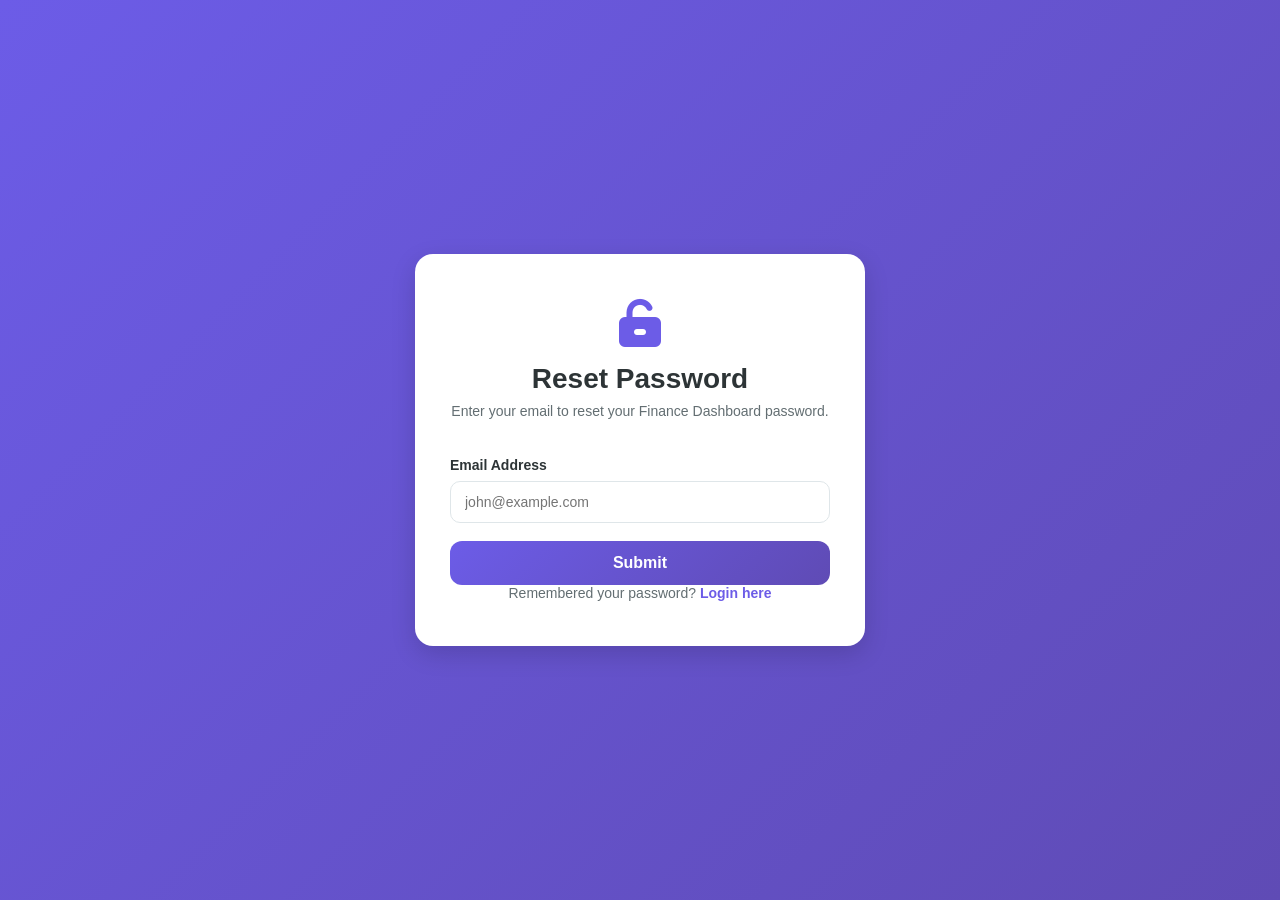
<file: forgot-password.html>
<!DOCTYPE html>
<html lang="en">
<head>
    <meta charset="UTF-8">
    <meta name="viewport" content="width=device-width, initial-scale=1.0">
    <title>Forgot Password - Finance Dashboard</title>
    <link rel="stylesheet" href="auth.css">
    <link rel="stylesheet" href="https://cdnjs.cloudflare.com/ajax/libs/font-awesome/6.4.0/css/all.min.css">
    <link rel="manifest" href="manifest.json">
    <meta name="theme-color" content="#6C5CE7">
    <meta name="apple-mobile-web-app-capable" content="yes">
    <meta name="apple-mobile-web-app-status-bar-style" content="black-translucent">
</head>
<body>
    <div class="auth-page">
        <div class="auth-card">
            <div class="auth-header">
                <i class="fas fa-unlock-alt"></i>
                <h1>Reset Password</h1>
                <p>Enter your email to reset your Finance Dashboard password.</p>
            </div>

            <div id="alertBox" class="alert"></div>

            <form id="emailForm">
                <div class="form-group">
                    <label for="email">Email Address</label>
                    <input type="email" id="email" name="email" placeholder="john@example.com" required>
                    <div class="error-message" id="emailError"></div>
                </div>
                <button type="submit">Submit</button>
            </form>

            <div id="resetSection" class="password-requirements hidden" style="margin-top: 24px;">
                <form id="resetForm">
                    <div class="form-group">
                        <label for="resetPassword">New Password</label>
                        <div class="password-toggle">
                            <input type="password" id="resetPassword" name="resetPassword" placeholder="Enter a new password" required>
                            <button type="button" id="resetPasswordToggle" class="password-toggle-btn"><i class="fas fa-eye"></i></button>
                        </div>
                        <div class="error-message" id="resetPasswordError"></div>
                    </div>
                    <div class="form-group">
                        <label for="resetConfirmPassword">Confirm Password</label>
                        <div class="password-toggle">
                            <input type="password" id="resetConfirmPassword" name="resetConfirmPassword" placeholder="Confirm your new password" required>
                            <button type="button" id="resetConfirmPasswordToggle" class="password-toggle-btn"><i class="fas fa-eye"></i></button>
                        </div>
                        <div class="error-message" id="resetConfirmPasswordError"></div>
                    </div>
                    <div class="password-requirements" id="passwordRequirements">
                        <div class="requirement" id="reqLength"><i class="fas fa-times-circle"></i> At least 8 characters</div>
                        <div class="requirement" id="reqUppercase"><i class="fas fa-times-circle"></i> Uppercase letter</div>
                        <div class="requirement" id="reqNumber"><i class="fas fa-times-circle"></i> Number</div>
                        <div class="requirement" id="reqSpecial"><i class="fas fa-times-circle"></i> Special character</div>
                    </div>
                    <button id="resetPasswordBtn" type="submit">Reset Password</button>
                </form>
            </div>

            <div class="auth-footer">
                Remembered your password? <a href="login.html">Login here</a>
            </div>
        </div>
    </div>
    <script src="app.js" defer></script>
    <script src="auth.js" defer></script>
</body>
</html>
</file>
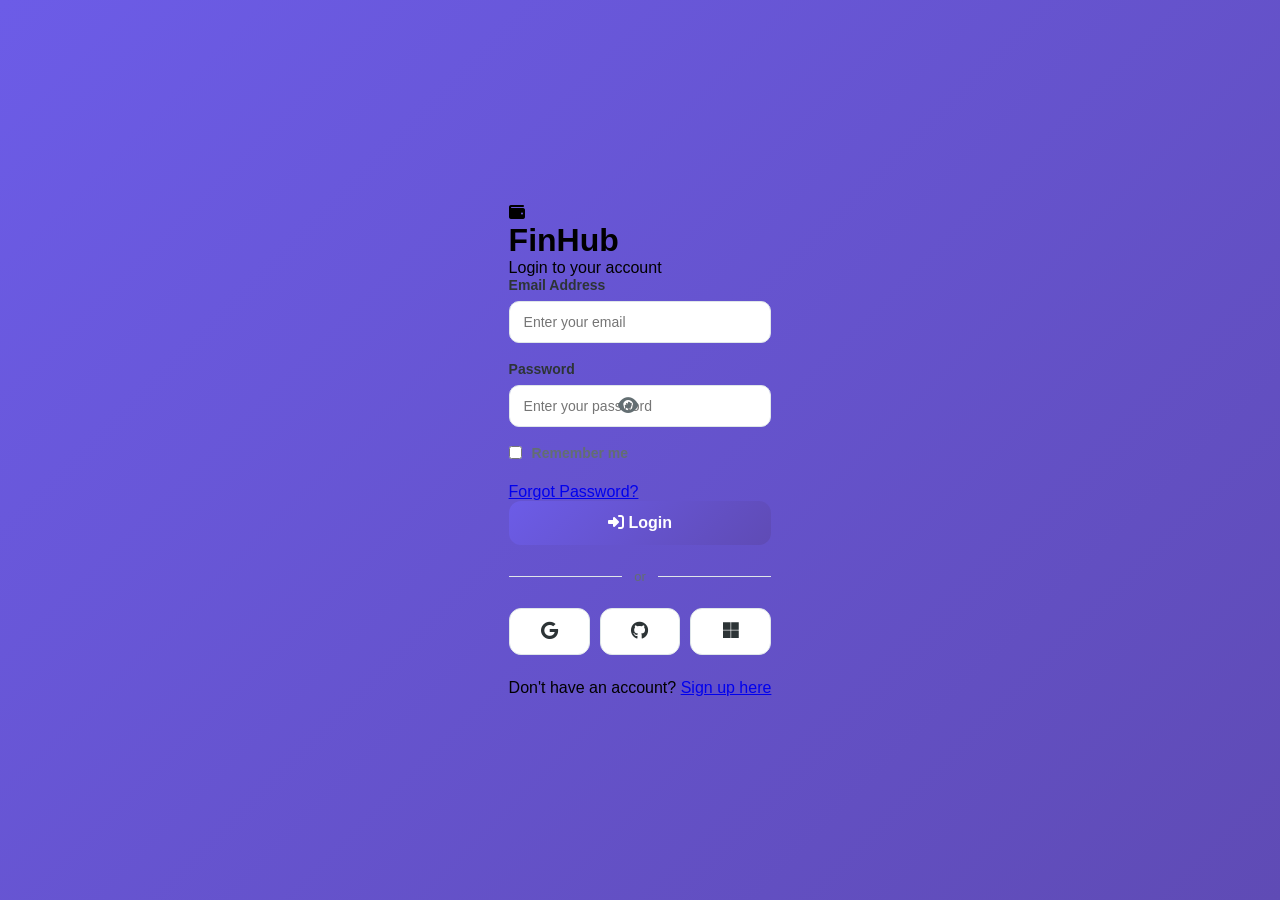
<file: login.html>
<!DOCTYPE html>
<html lang="en">
<head>
    <meta charset="UTF-8">
    <meta name="viewport" content="width=device-width, initial-scale=1.0">
    <title>Login - Finance Dashboard</title>
    <link rel="stylesheet" href="auth.css">
    <link rel="stylesheet" href="https://cdnjs.cloudflare.com/ajax/libs/font-awesome/6.4.0/css/all.min.css">
    <link rel="manifest" href="manifest.json">
    <meta name="theme-color" content="#6C5CE7">
    <meta name="apple-mobile-web-app-capable" content="yes">
    <meta name="apple-mobile-web-app-status-bar-style" content="black-translucent">
</head>
<body>
    <div class="login-container">
        <div class="login-header">
            <i class="fas fa-wallet"></i>
            <h1>FinHub</h1>
            <p>Login to your account</p>
        </div>

        <div id="alertBox" class="alert"></div>

        <form id="loginForm">
            <div class="form-group">
                <label for="email">Email Address</label>
                <input type="email" id="email" name="email" placeholder="Enter your email" required>
                <div class="error-message" id="emailError"></div>
            </div>

            <div class="form-group">
                <label for="password">Password</label>
                <div class="password-toggle">
                    <input type="password" id="password" name="password" placeholder="Enter your password" required>
                    <button type="button" class="password-toggle-btn" id="passwordToggle">
                        <i class="fas fa-eye"></i>
                    </button>
                </div>
                <div class="error-message" id="passwordError"></div>
            </div>

            <div class="remember-forgot">
                <label class="checkbox">
                    <input type="checkbox" id="remember" name="remember">
                    <span>Remember me</span>
                </label>
                <a href="forgot-password.html" class="forgot-link">Forgot Password?</a>
            </div>

            <button type="submit" class="login-btn" id="loginBtn">
                <i class="fas fa-sign-in-alt"></i> Login
            </button>
        </form>

        <div class="divider">or</div>

        <div class="social-login">
            <button type="button" class="social-btn" title="Google">
                <i class="fab fa-google"></i>
            </button>
            <button type="button" class="social-btn" title="GitHub">
                <i class="fab fa-github"></i>
            </button>
            <button type="button" class="social-btn" title="Microsoft">
                <i class="fab fa-microsoft"></i>
            </button>
        </div>

        <div class="signup-link">
            Don't have an account? <a href="register.html">Sign up here</a>
        </div>
    </div>

    <script src="app.js" defer></script>
    <script src="auth.js" defer></script>
</body>
</html>
</file>
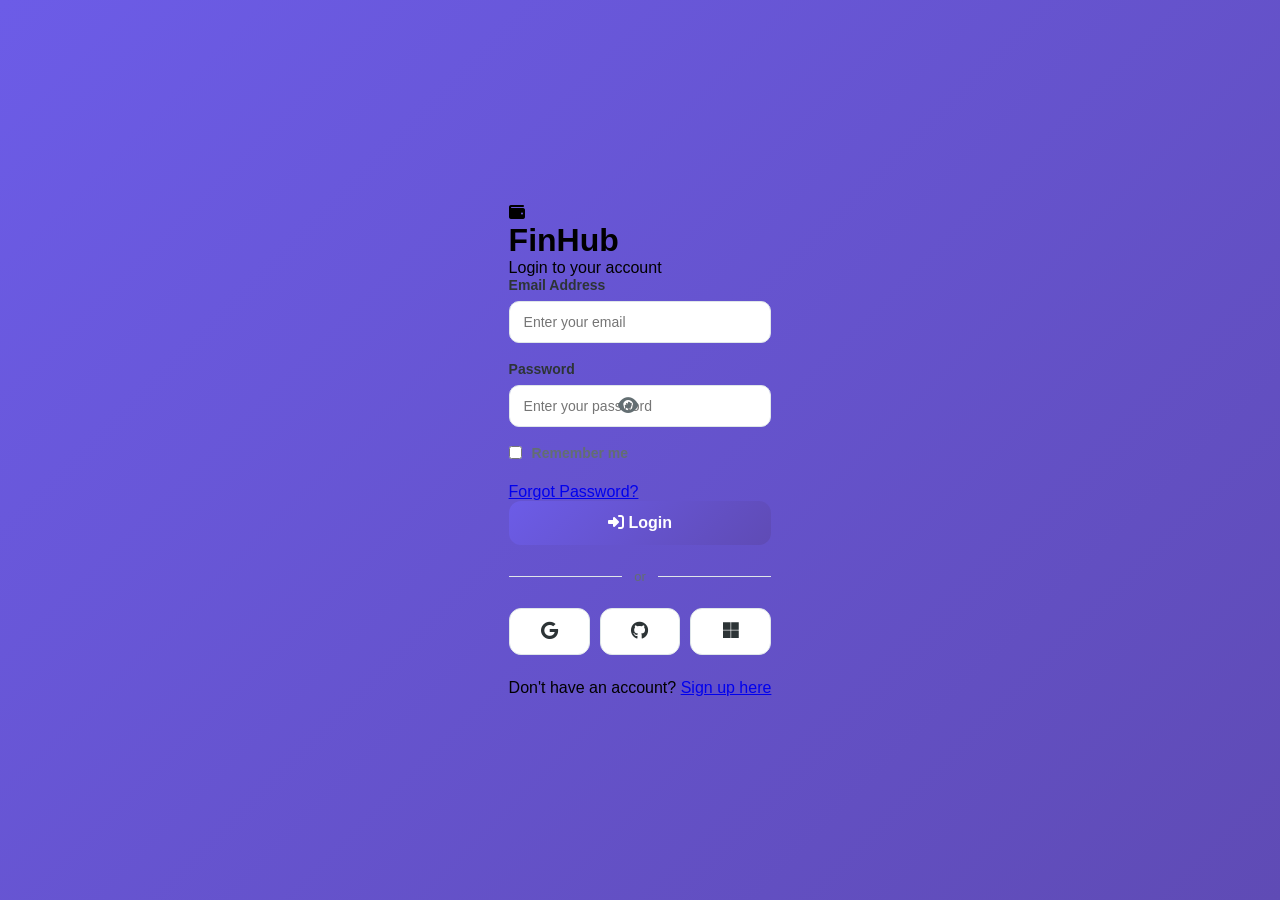
<file: profile.html>
<!DOCTYPE html>
<html lang="en">
<head>
    <meta charset="UTF-8">
    <meta name="viewport" content="width=device-width, initial-scale=1.0">
    <title>Profile - FinHub</title>
    <link rel="stylesheet" href="style.css">
    <link rel="stylesheet" href="https://cdnjs.cloudflare.com/ajax/libs/font-awesome/6.4.0/css/all.min.css">
    <link rel="manifest" href="manifest.json">
    <meta name="theme-color" content="#6C5CE7">
    <meta name="apple-mobile-web-app-capable" content="yes">
    <meta name="apple-mobile-web-app-status-bar-style" content="black-translucent">
</head>
<body>
    <div class="sidebar">
        <div class="sidebar-header">
            <i class="fas fa-wallet"></i>
            <h2>FinHub</h2>
        </div>
        <nav class="sidebar-nav">
            <a href="index.html" class="nav-item">
                <i class="fas fa-home"></i>
                <span>Dashboard</span>
            </a>
            <a href="profile.html" class="nav-item active">
                <i class="fas fa-user"></i>
                <span>Profile</span>
            </a>
            <a href="settings.html" class="nav-item">
                <i class="fas fa-cog"></i>
                <span>Settings</span>
            </a>
        </nav>
    </div>

    <div class="main-content">
        <header class="header">
            <div class="header-left">
                <h1>Your Profile</h1>
                <p>Manage your account details and preferences.</p>
            </div>
        </header>
        <section class="summary-cards">
            <div class="card card-primary">
                <div class="card-header">
                    <h3>Account Name</h3>
                </div>
                <div class="card-body">
                    <h2 id="profileName">Loading...</h2>
                    <p class="card-change positive"><i class="fas fa-check-circle"></i> Profile is up to date</p>
                </div>
            </div>

            <div class="card card-success">
                <div class="card-header">
                    <h3>Email</h3>
                </div>
                <div class="card-body">
                    <h2 id="profileEmail">Loading...</h2>
                    <p class="card-change positive"><i class="fas fa-envelope"></i> Verified</p>
                </div>
            </div>
        </section>

        <section class="charts-section">
            <div class="chart-container">
                <div class="chart-header">
                    <h3>Profile Summary</h3>
                </div>
                <div class="chart-body" style="height: 220px; display:flex; align-items:center; justify-content:center; font-size:16px; color:var(--gray-color);">
                    Your FinHub profile is active. Use Settings to update your password or preferences.
                </div>
            </div>
        </section>
    </div>

    <script src="app.js" defer></script>
    <script src="dashboard.js" defer></script>
    <script>
        document.addEventListener('DOMContentLoaded', () => {
            const user = App.getCurrentUser();
            if (user) {
                document.getElementById('profileName').textContent = user.name;
                document.getElementById('profileEmail').textContent = user.email;
            }
        });
    </script>
</body>
</html>
</file>
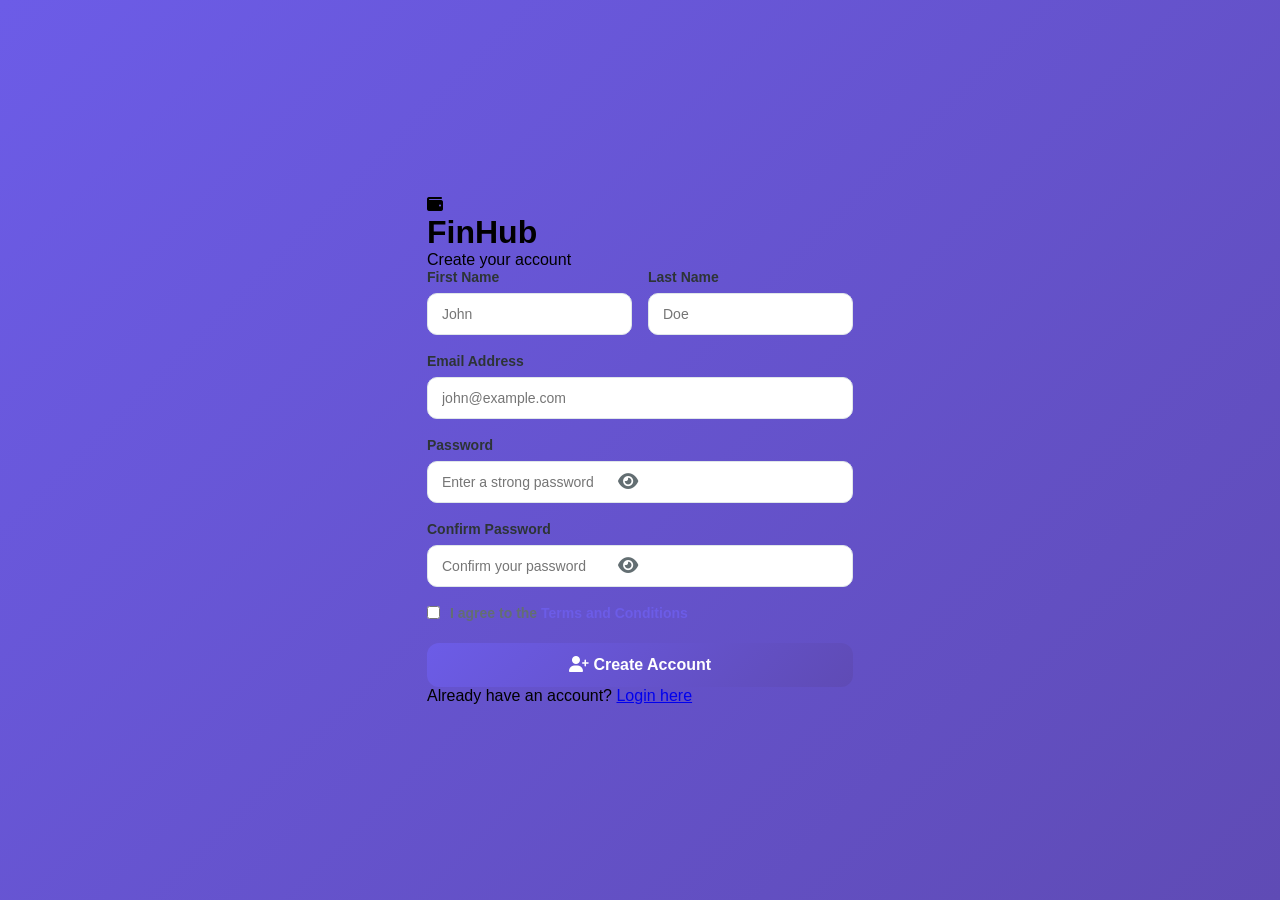
<file: register.html>
<!DOCTYPE html>
<html lang="en">
<head>
    <meta charset="UTF-8">
    <meta name="viewport" content="width=device-width, initial-scale=1.0">
    <title>Register - Finance Dashboard</title>
    <link rel="stylesheet" href="auth.css">
    <link rel="stylesheet" href="https://cdnjs.cloudflare.com/ajax/libs/font-awesome/6.4.0/css/all.min.css">
    <link rel="manifest" href="manifest.json">
    <meta name="theme-color" content="#6C5CE7">
    <meta name="apple-mobile-web-app-capable" content="yes">
    <meta name="apple-mobile-web-app-status-bar-style" content="black-translucent">
</head>
<body>
    <div class="register-container">
        <div class="register-header">
            <i class="fas fa-wallet"></i>
            <h1>FinHub</h1>
            <p>Create your account</p>
        </div>

        <div id="alertBox" class="alert"></div>

        <form id="registerForm">
            <div class="form-row">
                <div class="form-group">
                    <label for="firstName">First Name</label>
                    <input type="text" id="firstName" name="firstName" placeholder="John" required>
                    <div class="error-message" id="firstNameError"></div>
                </div>

                <div class="form-group">
                    <label for="lastName">Last Name</label>
                    <input type="text" id="lastName" name="lastName" placeholder="Doe" required>
                    <div class="error-message" id="lastNameError"></div>
                </div>
            </div>

            <div class="form-group">
                <label for="email">Email Address</label>
                <input type="email" id="email" name="email" placeholder="john@example.com" required>
                <div class="error-message" id="emailError"></div>
            </div>

            <div class="form-group">
                <label for="password">Password</label>
                <div class="password-toggle">
                    <input type="password" id="password" name="password" placeholder="Enter a strong password" required>
                    <button type="button" class="password-toggle-btn" id="passwordToggle">
                        <i class="fas fa-eye"></i>
                    </button>
                </div>
                <div class="password-requirements" id="passwordRequirements">
                    <div class="requirement" id="reqLength">
                        <i class="fas fa-times"></i> At least 8 characters
                    </div>
                    <div class="requirement" id="reqUppercase">
                        <i class="fas fa-times"></i> Uppercase letter
                    </div>
                    <div class="requirement" id="reqNumber">
                        <i class="fas fa-times"></i> Number
                    </div>
                    <div class="requirement" id="reqSpecial">
                        <i class="fas fa-times"></i> Special character (!@#$%^&*)
                    </div>
                </div>
                <div class="error-message" id="passwordError"></div>
            </div>

            <div class="form-group">
                <label for="confirmPassword">Confirm Password</label>
                <div class="password-toggle">
                    <input type="password" id="confirmPassword" name="confirmPassword" placeholder="Confirm your password" required>
                    <button type="button" class="password-toggle-btn" id="confirmPasswordToggle">
                        <i class="fas fa-eye"></i>
                    </button>
                </div>
                <div class="error-message" id="confirmPasswordError"></div>
            </div>

            <label class="checkbox">
                <input type="checkbox" id="terms" name="terms" required>
                <span>I agree to the <a href="terms.html" style="color: var(--primary-color); text-decoration: none;">Terms and Conditions</a></span>
            </label>

            <button type="submit" class="register-btn" id="registerBtn">
                <i class="fas fa-user-plus"></i> Create Account
            </button>
        </form>

        <div class="login-link">
            Already have an account? <a href="login.html">Login here</a>
        </div>
    </div>

    <script src="app.js" defer></script>
    <script src="auth.js" defer></script>
</body>
</html>
</file>
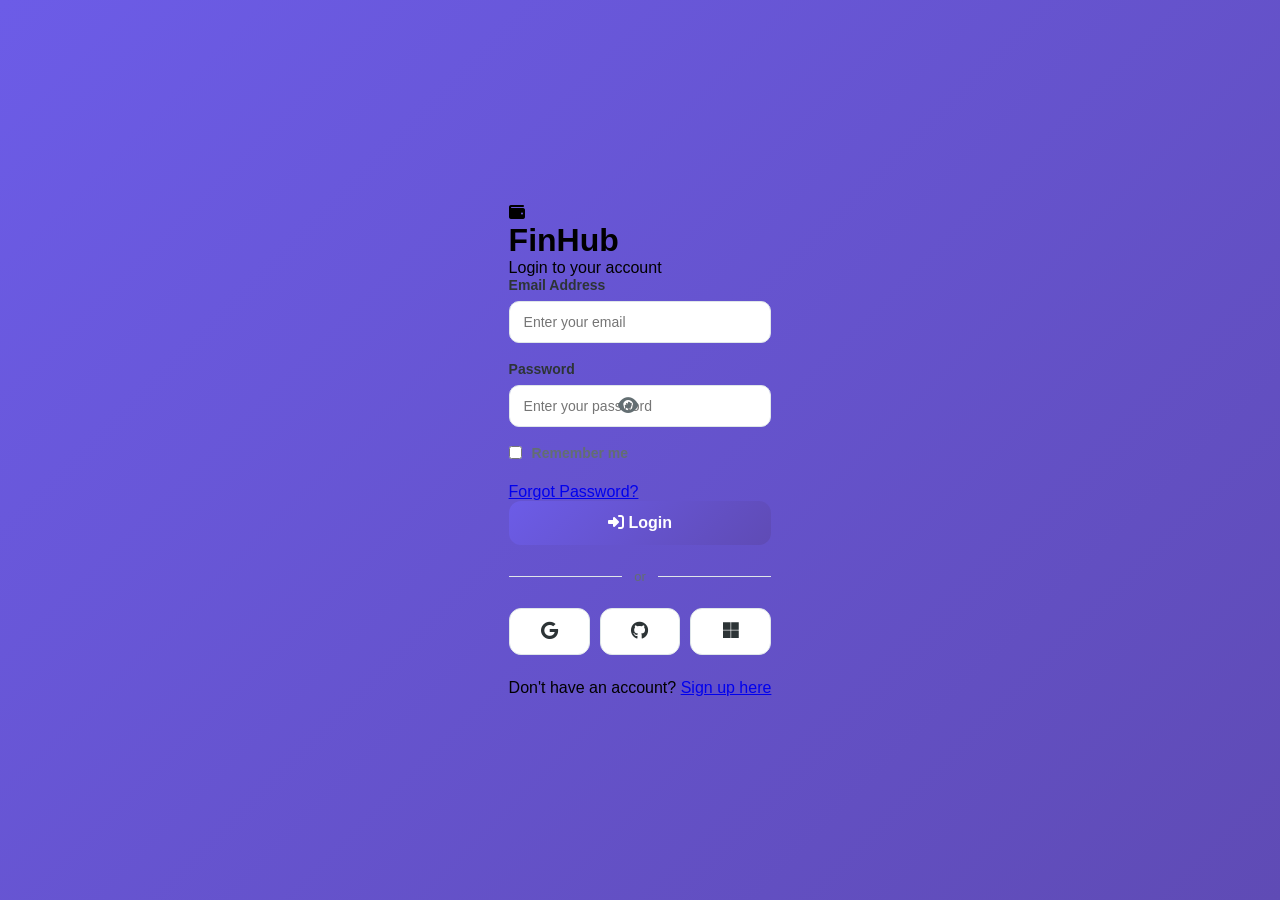
<file: settings.html>
<!DOCTYPE html>
<html lang="en">
<head>
    <meta charset="UTF-8">
    <meta name="viewport" content="width=device-width, initial-scale=1.0">
    <title>Settings - FinHub</title>
    <link rel="stylesheet" href="style.css">
    <link rel="stylesheet" href="https://cdnjs.cloudflare.com/ajax/libs/font-awesome/6.4.0/css/all.min.css">
    <link rel="manifest" href="manifest.json">
    <meta name="theme-color" content="#6C5CE7">
    <meta name="apple-mobile-web-app-capable" content="yes">
    <meta name="apple-mobile-web-app-status-bar-style" content="black-translucent">
</head>
<body>
    <div class="sidebar">
        <div class="sidebar-header">
            <i class="fas fa-wallet"></i>
            <h2>FinHub</h2>
        </div>
        <nav class="sidebar-nav">
            <a href="index.html" class="nav-item">
                <i class="fas fa-home"></i>
                <span>Dashboard</span>
            </a>
            <a href="profile.html" class="nav-item">
                <i class="fas fa-user"></i>
                <span>Profile</span>
            </a>
            <a href="#" class="nav-item active">
                <i class="fas fa-cog"></i>
                <span>Settings</span>
            </a>
        </nav>
    </div>

    <div class="main-content">
        <header class="header">
            <div class="header-left">
                <h1>App Settings</h1>
                <p>Update your password, notifications, and privacy settings.</p>
            </div>
        </header>

        <section class="summary-cards">
            <div class="card card-warning">
                <div class="card-header">
                    <h3>Password Security</h3>
                </div>
                <div class="card-body">
                    <h2>Strong</h2>
                    <p class="card-change positive"><i class="fas fa-lock"></i> Secure account protection</p>
                </div>
            </div>
            <div class="card card-info">
                <div class="card-header">
                    <h3>Notifications</h3>
                </div>
                <div class="card-body">
                    <h2>Enabled</h2>
                    <p class="card-change positive"><i class="fas fa-bell"></i> Alerts are active</p>
                </div>
            </div>
        </section>

        <section class="charts-section">
            <div class="chart-container">
                <div class="chart-header">
                    <h3>App Preferences</h3>
                </div>
                <div class="chart-body" style="height: 220px; display:flex; align-items:center; justify-content:center; font-size:16px; color:var(--gray-color);">
                    Coming soon: customize notifications, security and mobile app behavior.
                </div>
            </div>
        </section>
    </div>

    <script src="app.js" defer></script>
    <script src="dashboard.js" defer></script>
</body>
</html>
</file>
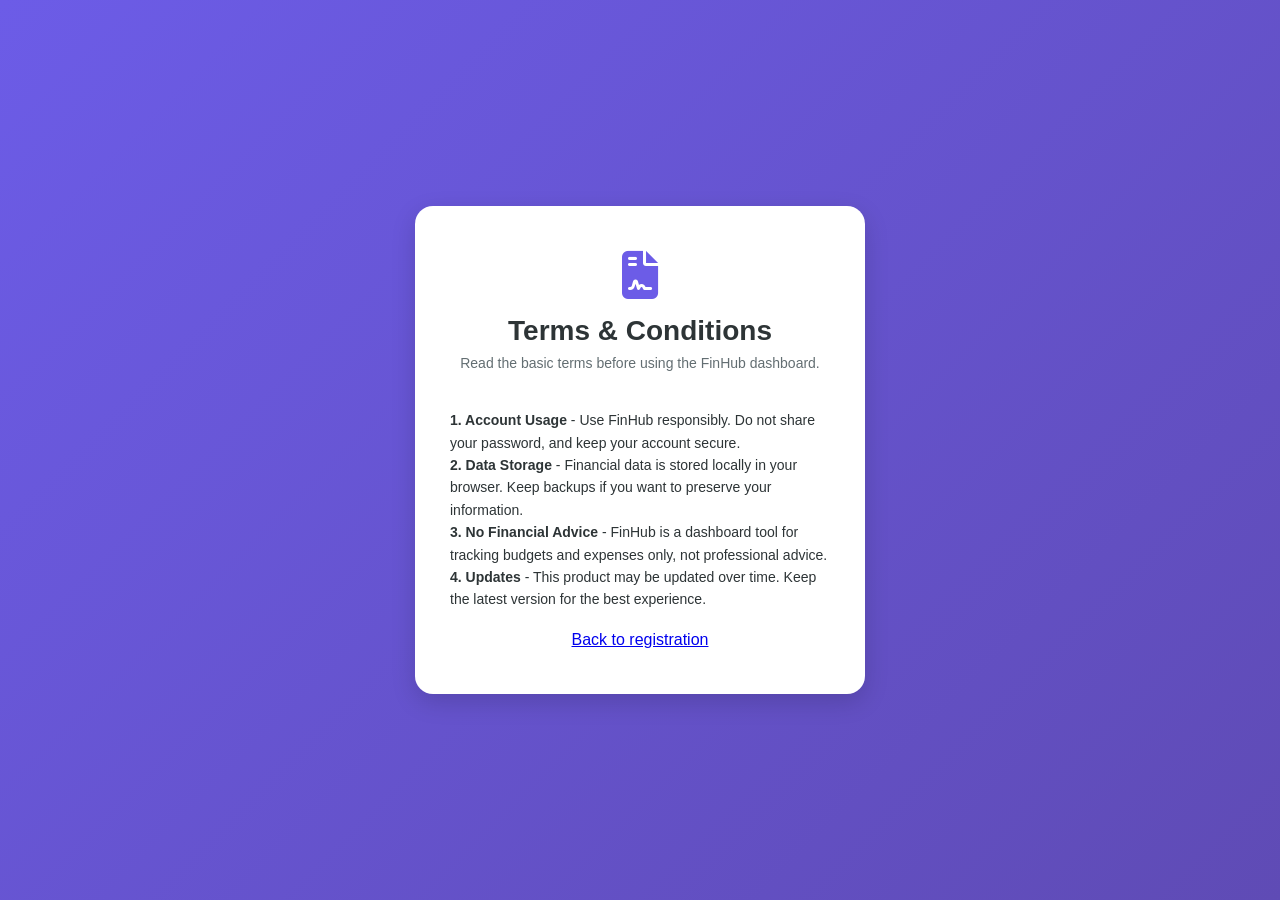
<file: terms.html>
<!DOCTYPE html>
<html lang="en">
<head>
    <meta charset="UTF-8">
    <meta name="viewport" content="width=device-width, initial-scale=1.0">
    <title>Terms and Conditions - FinHub</title>
    <link rel="stylesheet" href="auth.css">
    <link rel="stylesheet" href="https://cdnjs.cloudflare.com/ajax/libs/font-awesome/6.4.0/css/all.min.css">
    <link rel="manifest" href="manifest.json">
    <meta name="theme-color" content="#6C5CE7">
    <meta name="apple-mobile-web-app-capable" content="yes">
    <meta name="apple-mobile-web-app-status-bar-style" content="black-translucent">
</head>
<body>
    <div class="auth-page">
        <div class="auth-card">
            <div class="auth-header">
                <i class="fas fa-file-contract"></i>
                <h1>Terms & Conditions</h1>
                <p>Read the basic terms before using the FinHub dashboard.</p>
            </div>
            <div style="margin-bottom: 20px; color: var(--dark-color); font-size: 14px; line-height: 1.6;">
                <p><strong>1. Account Usage</strong> - Use FinHub responsibly. Do not share your password, and keep your account secure.</p>
                <p><strong>2. Data Storage</strong> - Financial data is stored locally in your browser. Keep backups if you want to preserve your information.</p>
                <p><strong>3. No Financial Advice</strong> - FinHub is a dashboard tool for tracking budgets and expenses only, not professional advice.</p>
                <p><strong>4. Updates</strong> - This product may be updated over time. Keep the latest version for the best experience.</p>
            </div>
            <a href="register.html" class="login-link" style="display:block; text-align:center; margin-top:20px;">Back to registration</a>
        </div>
    </div>
</body>
</html>
</file>
<file: auth.css>
* {
    margin: 0;
    padding: 0;
    box-sizing: border-box;
}

:root {
    --primary-color: #6C5CE7;
    --danger-color: #FF6B6B;
    --success-color: #00B894;
    --light-color: #F5F6FA;
    --dark-color: #2D3436;
    --gray-color: #636E72;
    --border-color: #DFE6E9;
    --shadow: 0 2px 8px rgba(0, 0, 0, 0.1);
    --shadow-lg: 0 8px 24px rgba(0, 0, 0, 0.15);
}

body {
    font-family: 'Segoe UI', Tahoma, Geneva, Verdana, sans-serif;
    background: linear-gradient(135deg, var(--primary-color) 0%, #5F4BB5 100%);
    min-height: 100vh;
    display: flex;
    justify-content: center;
    align-items: center;
    padding: 20px;
}

.auth-page {
    width: 100%;
    max-width: 450px;
}

.auth-card {
    background: white;
    border-radius: 18px;
    box-shadow: var(--shadow-lg);
    padding: 45px 35px;
    animation: fadeInUp 0.45s ease-out;
}

@keyframes fadeInUp {
    from {
        opacity: 0;
        transform: translateY(30px);
    }
    to {
        opacity: 1;
        transform: translateY(0);
    }
}

.auth-header {
    text-align: center;
    margin-bottom: 38px;
}

.auth-header i {
    font-size: 48px;
    margin-bottom: 16px;
    color: var(--primary-color);
}

.auth-header h1 {
    font-size: 28px;
    color: var(--dark-color);
    margin-bottom: 8px;
}

.auth-header p {
    color: var(--gray-color);
    font-size: 14px;
}

.form-group {
    margin-bottom: 18px;
}

.form-row {
    display: grid;
    grid-template-columns: repeat(2, minmax(0, 1fr));
    gap: 16px;
}

label {
    display: block;
    margin-bottom: 8px;
    font-weight: 600;
    color: var(--dark-color);
    font-size: 14px;
}

input {
    width: 100%;
    padding: 12px 14px;
    border: 1px solid var(--border-color);
    border-radius: 10px;
    font-size: 14px;
    transition: all 0.25s ease;
    font-family: inherit;
}

input:focus {
    outline: none;
    border-color: var(--primary-color);
    box-shadow: 0 0 0 3px rgba(108, 92, 231, 0.12);
}

input.error {
    border-color: var(--danger-color);
}

.password-toggle {
    position: relative;
}

.password-toggle-btn {
    position: absolute;
    top: 50%;
    right: 12px;
    transform: translateY(-50%);
    border: none;
    background: transparent;
    color: var(--gray-color);
    cursor: pointer;
    font-size: 18px;
}

.password-requirements.show {
    display: block;
}

.hidden {
    display: none !important;
}

.error-message {
    margin-top: 6px;
    color: var(--danger-color);
    font-size: 12px;
    display: none;
}

.error-message.show {
    display: block;
}

.alert {
    padding: 14px 16px;
    border-radius: 12px;
    margin-bottom: 18px;
    font-size: 14px;
    display: none;
}

.alert.show {
    display: block;
}

.alert-danger {
    background: rgba(255, 107, 107, 0.12);
    color: var(--danger-color);
    border: 1px solid rgba(255, 107, 107, 0.3);
}

.alert-success {
    background: rgba(0, 184, 148, 0.12);
    color: var(--success-color);
    border: 1px solid rgba(0, 184, 148, 0.3);
}

.checkbox {
    display: flex;
    align-items: center;
    gap: 10px;
    font-size: 14px;
    color: var(--gray-color);
    margin-bottom: 22px;
}

.checkbox input {
    width: auto;
    cursor: pointer;
}

button {
    width: 100%;
    padding: 13px 16px;
    border: none;
    border-radius: 12px;
    font-size: 16px;
    font-weight: 700;
    color: white;
    background: linear-gradient(135deg, var(--primary-color) 0%, #5F4BB5 100%);
    cursor: pointer;
    transition: all 0.25s ease;
}

button:hover {
    transform: translateY(-1px);
}

button.loading {
    cursor: not-allowed;
    opacity: 0.75;
}

.divider {
    display: flex;
    align-items: center;
    gap: 12px;
    color: var(--gray-color);
    font-size: 13px;
    margin: 24px 0;
}

.divider::before,
.divider::after {
    content: '';
    flex: 1;
    height: 1px;
    background: var(--border-color);
}

.social-login {
    display: grid;
    grid-template-columns: repeat(3, minmax(0, 1fr));
    gap: 10px;
    margin-bottom: 24px;
}

.social-btn {
    background: white;
    border: 1px solid var(--border-color);
    border-radius: 12px;
    padding: 12px 0;
    color: var(--dark-color);
    cursor: pointer;
    transition: all 0.25s ease;
    font-size: 18px;
}

.social-btn:hover {
    border-color: var(--primary-color);
    background: var(--light-color);
}

.auth-footer {
    text-align: center;
    color: var(--gray-color);
    font-size: 14px;
}

.auth-footer a {
    color: var(--primary-color);
    text-decoration: none;
    font-weight: 700;
}

.auth-footer a:hover {
    color: #5F4BB5;
}

.password-requirements {
    background: var(--light-color);
    border-radius: 10px;
    padding: 14px;
    margin-top: 10px;
    font-size: 13px;
    color: var(--gray-color);
    display: none;
}

.password-requirements.show {
    display: block;
}

.requirement {
    display: flex;
    align-items: center;
    gap: 8px;
    margin-bottom: 8px;
}

.requirement.met {
    color: var(--success-color);
}

.requirement i {
    width: 18px;
    text-align: center;
}

@media (max-width: 520px) {
    .auth-card {
        padding: 30px 22px;
    }

    .form-row {
        grid-template-columns: 1fr;
    }

    .social-login {
        grid-template-columns: 1fr;
    }
}
</file>
<file: style.css>
* {
    margin: 0;
    padding: 0;
    box-sizing: border-box;
}

:root {
    --primary-color: #6C5CE7;
    --success-color: #00B894;
    --danger-color: #FF6B6B;
    --warning-color: #FDCB6E;
    --info-color: #0984E3;
    --light-color: #F5F6FA;
    --dark-color: #2D3436;
    --gray-color: #636E72;
    --border-color: #DFE6E9;
    --shadow: 0 2px 8px rgba(0, 0, 0, 0.1);
    --shadow-lg: 0 8px 24px rgba(0, 0, 0, 0.15);
}

body {
    font-family: 'Segoe UI', Tahoma, Geneva, Verdana, sans-serif;
    background-color: #F8F9FA;
    color: var(--dark-color);
    display: flex;
    overflow-x: hidden;
}

/* Sidebar */
.sidebar {
    width: 260px;
    background: linear-gradient(135deg, var(--primary-color) 0%, #5F4BB5 100%);
    color: white;
    padding: 30px 20px;
    height: 100vh;
    position: fixed;
    left: 0;
    top: 0;
    overflow-y: auto;
    box-shadow: var(--shadow-lg);
    z-index: 100;
}

.sidebar-header {
    display: flex;
    align-items: center;
    gap: 12px;
    margin-bottom: 40px;
    padding-bottom: 20px;
    border-bottom: 1px solid rgba(255, 255, 255, 0.2);
}

.sidebar-header i {
    font-size: 28px;
}

.sidebar-header h2 {
    font-size: 24px;
    font-weight: 700;
}

.sidebar-nav {
    display: flex;
    flex-direction: column;
    gap: 15px;
}

.nav-item {
    display: flex;
    align-items: center;
    gap: 15px;
    padding: 12px 15px;
    border-radius: 8px;
    color: rgba(255, 255, 255, 0.7);
    text-decoration: none;
    transition: all 0.3s ease;
    font-size: 15px;
    font-weight: 500;
}

.nav-item:hover {
    background-color: rgba(255, 255, 255, 0.15);
    color: white;
    transform: translateX(5px);
}

.nav-item.active {
    background-color: rgba(255, 255, 255, 0.25);
    color: white;
}

.nav-item i {
    font-size: 18px;
    width: 20px;
}

/* Main Content */
.main-content {
    margin-left: 260px;
    width: calc(100% - 260px);
    padding: 30px;
    background-color: #F8F9FA;
}

/* Header */
.header {
    display: flex;
    justify-content: space-between;
    align-items: center;
    margin-bottom: 40px;
    flex-wrap: wrap;
    gap: 20px;
}

.header-left h1 {
    font-size: 28px;
    font-weight: 700;
    color: var(--dark-color);
    margin-bottom: 5px;
}

.header-left p {
    color: var(--gray-color);
    font-size: 14px;
}

.header-right {
    display: flex;
    align-items: center;
    gap: 20px;
}

.search-box {
    display: flex;
    align-items: center;
    gap: 10px;
    background: white;
    padding: 10px 15px;
    border-radius: 8px;
    border: 1px solid var(--border-color);
    width: 250px;
}

.search-box i {
    color: var(--gray-color);
}

.search-box input {
    border: none;
    outline: none;
    width: 100%;
    font-size: 14px;
    background: transparent;
}

.btn-icon {
    position: relative;
    background: white;
    border: 1px solid var(--border-color);
    padding: 10px 12px;
    border-radius: 8px;
    cursor: pointer;
    transition: all 0.3s ease;
    display: flex;
    align-items: center;
    justify-content: center;
    font-size: 16px;
}

.btn-icon:hover {
    background: var(--light-color);
    border-color: var(--primary-color);
}

.btn-icon.menu-toggle {
    display: none;
}

.notification-badge {
    position: absolute;
    top: -8px;
    right: -8px;
    background: var(--danger-color);
    color: white;
    border-radius: 50%;
    width: 20px;
    height: 20px;
    display: flex;
    align-items: center;
    justify-content: center;
    font-size: 12px;
    font-weight: 700;
}

.user-profile img {
    width: 40px;
    height: 40px;
    border-radius: 50%;
    border: 2px solid var(--border-color);
    cursor: pointer;
    transition: all 0.3s ease;
}

.user-profile img:hover {
    border-color: var(--primary-color);
}

.profile-dropdown {
    position: absolute;
    top: 50px;
    right: 0;
    background: white;
    border-radius: 8px;
    box-shadow: var(--shadow-lg);
    min-width: 200px;
    opacity: 0;
    visibility: hidden;
    transform: translateY(-10px);
    transition: all 0.3s ease;
    z-index: 10;
}

.profile-dropdown.active {
    opacity: 1;
    visibility: visible;
    transform: translateY(0);
}

.profile-dropdown a {
    display: flex;
    align-items: center;
    gap: 10px;
    padding: 12px 20px;
    color: var(--dark-color);
    text-decoration: none;
    transition: all 0.3s ease;
    font-size: 14px;
}

.profile-dropdown a:first-child {
    border-radius: 8px 8px 0 0;
}

.profile-dropdown a:hover {
    background-color: var(--light-color);
    color: var(--primary-color);
}

.profile-dropdown a:last-child {
    border-radius: 0 0 8px 8px;
}

.profile-dropdown hr {
    margin: 0;
    border: none;
    height: 1px;
    background: var(--border-color);
}

.user-profile {
    position: relative;
}

/* Summary Cards */
.summary-cards {
    display: grid;
    grid-template-columns: repeat(auto-fit, minmax(250px, 1fr));
    gap: 20px;
    margin-bottom: 40px;
}

.card {
    background: white;
    border-radius: 12px;
    padding: 25px;
    box-shadow: var(--shadow);
    transition: all 0.3s ease;
    position: relative;
    overflow: hidden;
}

.card::before {
    content: '';
    position: absolute;
    top: 0;
    left: 0;
    right: 0;
    height: 4px;
    background: linear-gradient(90deg, currentColor 0%, transparent 100%);
}

.card:hover {
    transform: translateY(-5px);
    box-shadow: var(--shadow-lg);
}

.card-primary {
    color: var(--primary-color);
}

.card-primary::before {
    background: linear-gradient(90deg, var(--primary-color) 0%, transparent 100%);
}

.card-success {
    color: var(--success-color);
}

.card-success::before {
    background: linear-gradient(90deg, var(--success-color) 0%, transparent 100%);
}

.card-danger {
    color: var(--danger-color);
}

.card-danger::before {
    background: linear-gradient(90deg, var(--danger-color) 0%, transparent 100%);
}

.card-warning {
    color: var(--warning-color);
}

.card-warning::before {
    background: linear-gradient(90deg, var(--warning-color) 0%, transparent 100%);
}

.card-info {
    color: var(--info-color);
}

.card-info::before {
    background: linear-gradient(90deg, var(--info-color) 0%, transparent 100%);
}

.card-header {
    display: flex;
    justify-content: space-between;
    align-items: center;
    margin-bottom: 15px;
}

.card-header h3 {
    font-size: 14px;
    font-weight: 600;
    color: var(--gray-color);
    text-transform: uppercase;
    letter-spacing: 0.5px;
}

.card-header i {
    font-size: 24px;
    opacity: 0.5;
}

.card-body h2 {
    font-size: 32px;
    font-weight: 700;
    margin-bottom: 10px;
}

.card-change {
    font-size: 13px;
    display: flex;
    align-items: center;
    gap: 5px;
}

.card-change.positive {
    color: var(--success-color);
}

.card-change.negative {
    color: var(--danger-color);
}

/* Charts Section */
.charts-section {
    display: grid;
    grid-template-columns: 2fr 1fr;
    gap: 20px;
    margin-bottom: 40px;
}

.chart-container {
    background: white;
    border-radius: 12px;
    padding: 25px;
    box-shadow: var(--shadow);
}

.chart-large {
    grid-column: 1 / -1;
}

@media (max-width: 1200px) {
    .chart-large {
        grid-column: 1;
    }
    
    .charts-section {
        grid-template-columns: 1fr;
    }
}

.chart-header {
    display: flex;
    justify-content: space-between;
    align-items: center;
    margin-bottom: 20px;
    flex-wrap: wrap;
    gap: 15px;
}

.chart-header h3 {
    font-size: 16px;
    font-weight: 700;
}

.chart-options {
    display: flex;
    gap: 8px;
}

.btn-small {
    background: transparent;
    border: 1px solid var(--border-color);
    padding: 6px 12px;
    border-radius: 6px;
    cursor: pointer;
    font-size: 13px;
    transition: all 0.3s ease;
    color: var(--gray-color);
}

.btn-small:hover,
.btn-small.active {
    background: var(--primary-color);
    color: white;
    border-color: var(--primary-color);
}

.chart-body {
    position: relative;
    height: 300px;
}

.chart-container:nth-child(2) .chart-body {
    height: 250px;
}

/* Bottom Section */
.bottom-section {
    display: grid;
    grid-template-columns: 2fr 1fr;
    gap: 20px;
}

.transactions-container,
.quick-actions {
    background: white;
    border-radius: 12px;
    padding: 25px;
    box-shadow: var(--shadow);
}

.container-header {
    display: flex;
    justify-content: space-between;
    align-items: center;
    margin-bottom: 20px;
}

.container-header h3 {
    font-size: 16px;
    font-weight: 700;
}

.link-view-all {
    color: var(--primary-color);
    text-decoration: none;
    font-size: 14px;
    font-weight: 600;
    transition: all 0.3s ease;
}

.link-view-all:hover {
    color: var(--primary-color);
    transform: translateX(5px);
    display: inline-block;
}

/* Transactions Table */
.transactions-table {
    width: 100%;
    border-collapse: collapse;
    font-size: 14px;
}

.transactions-table thead {
    background-color: var(--light-color);
}

.transactions-table th {
    padding: 12px;
    text-align: left;
    font-weight: 600;
    color: var(--gray-color);
    text-transform: uppercase;
    font-size: 12px;
    letter-spacing: 0.5px;
    border-bottom: 1px solid var(--border-color);
}

.transactions-table td {
    padding: 15px 12px;
    border-bottom: 1px solid var(--border-color);
}

.transactions-table tbody tr {
    transition: all 0.3s ease;
}

.transactions-table tbody tr:hover {
    background-color: var(--light-color);
}

.transactions-table .amount {
    font-weight: 600;
}

.transactions-table .amount.positive {
    color: var(--success-color);
}

.transactions-table .amount.negative {
    color: var(--danger-color);
}

.badge {
    display: inline-block;
    padding: 4px 12px;
    border-radius: 20px;
    font-size: 12px;
    font-weight: 600;
}

.badge-food {
    background-color: rgba(255, 107, 107, 0.15);
    color: var(--danger-color);
}

.badge-income {
    background-color: rgba(0, 184, 148, 0.15);
    color: var(--success-color);
}

.badge-entertainment {
    background-color: rgba(9, 132, 227, 0.15);
    color: var(--info-color);
}

.badge-transport {
    background-color: rgba(253, 203, 110, 0.15);
    color: var(--warning-color);
}

.badge-groceries {
    background-color: rgba(108, 92, 231, 0.15);
    color: var(--primary-color);
}

.status {
    display: inline-block;
    padding: 4px 12px;
    border-radius: 20px;
    font-size: 12px;
    font-weight: 600;
}

.status.completed {
    background-color: rgba(0, 184, 148, 0.15);
    color: var(--success-color);
}

.status.pending {
    background-color: rgba(253, 203, 110, 0.15);
    color: var(--warning-color);
}

/* Quick Actions */
.quick-actions h3 {
    font-size: 16px;
    font-weight: 700;
    margin-bottom: 20px;
}

.actions-grid {
    display: grid;
    grid-template-columns: repeat(2, 1fr);
    gap: 12px;
}

.action-btn {
    display: flex;
    flex-direction: column;
    align-items: center;
    justify-content: center;
    gap: 8px;
    padding: 20px;
    background: linear-gradient(135deg, var(--light-color) 0%, #E8E8F0 100%);
    border: 1px solid var(--border-color);
    border-radius: 10px;
    cursor: pointer;
    transition: all 0.3s ease;
    font-size: 13px;
    font-weight: 600;
    color: var(--dark-color);
}

.action-btn i {
    font-size: 24px;
    color: var(--primary-color);
}

.action-btn:hover {
    background: linear-gradient(135deg, var(--primary-color) 0%, #5F4BB5 100%);
    color: white;
    border-color: var(--primary-color);
    transform: translateY(-2px);
}

.action-btn:hover i {
    color: white;
}

/* Responsive Design */
@media (max-width: 1024px) {
    .sidebar {
        width: 200px;
        padding: 20px 15px;
    }

    .main-content {
        margin-left: 200px;
        width: calc(100% - 200px);
        padding: 20px;
    }

    .sidebar-header h2 {
        font-size: 18px;
    }

    .header {
        flex-direction: column;
        align-items: flex-start;
    }

    .header-right {
        width: 100%;
        justify-content: space-between;
    }

    .search-box {
        flex: 1;
        max-width: 100%;
    }

    .bottom-section {
        grid-template-columns: 1fr;
    }

    .charts-section {
        grid-template-columns: 1fr;
    }

    .chart-large {
        grid-column: 1;
    }
}

@media (max-width: 768px) {
    .sidebar {
        transform: translateX(-100%);
        transition: transform 0.3s ease;
        width: 250px;
    }

    .sidebar.active {
        transform: translateX(0);
    }

    .main-content {
        margin-left: 0;
        width: 100%;
        padding: 15px;
    }

    .summary-cards {
        grid-template-columns: 1fr;
    }

    .header-left h1 {
        font-size: 24px;
    }

    .header-right {
        width: 100%;
        flex-direction: column;
    }

    .search-box {
        width: 100%;
    }

    .btn-icon.menu-toggle {
        display: flex;
    }

    .card-body h2 {
        font-size: 24px;
    }

    .chart-body {
        height: 250px;
    }

    .transactions-table {
        font-size: 12px;
    }

    .transactions-table th,
    .transactions-table td {
        padding: 10px 8px;
    }

    .actions-grid {
        grid-template-columns: repeat(2, 1fr);
    }
}

@media (max-width: 480px) {
    .header-left h1 {
        font-size: 20px;
    }

    .header-left p {
        font-size: 12px;
    }

    .card-body h2 {
        font-size: 20px;
    }

    .card-header h3 {
        font-size: 12px;
    }

    .chart-body {
        height: 200px;
    }

    .summary-cards {
        grid-template-columns: 1fr;
        gap: 15px;
    }

    .transactions-table {
        font-size: 11px;
    }

    .transactions-table th,
    .transactions-table td {
        padding: 8px 6px;
    }

    .container-header h3,
    .quick-actions h3 {
        font-size: 14px;
    }

    .actions-grid {
        grid-template-columns: 1fr;
    }

    .action-btn {
        padding: 15px;
    }

    .action-btn i {
        font-size: 20px;
    }
}

/* Scrollbar Styling */
::-webkit-scrollbar {
    width: 8px;
    height: 8px;
}

::-webkit-scrollbar-track {
    background: transparent;
}

::-webkit-scrollbar-thumb {
    background: var(--border-color);
    border-radius: 4px;
}

::-webkit-scrollbar-thumb:hover {
    background: var(--gray-color);
}

/* Animation */
@keyframes fadeIn {
    from {
        opacity: 0;
        transform: translateY(10px);
    }
    to {
        opacity: 1;
        transform: translateY(0);
    }
}

.card,
.chart-container,
.transactions-container,
.quick-actions {
    animation: fadeIn 0.5s ease-out;
}
</file>
